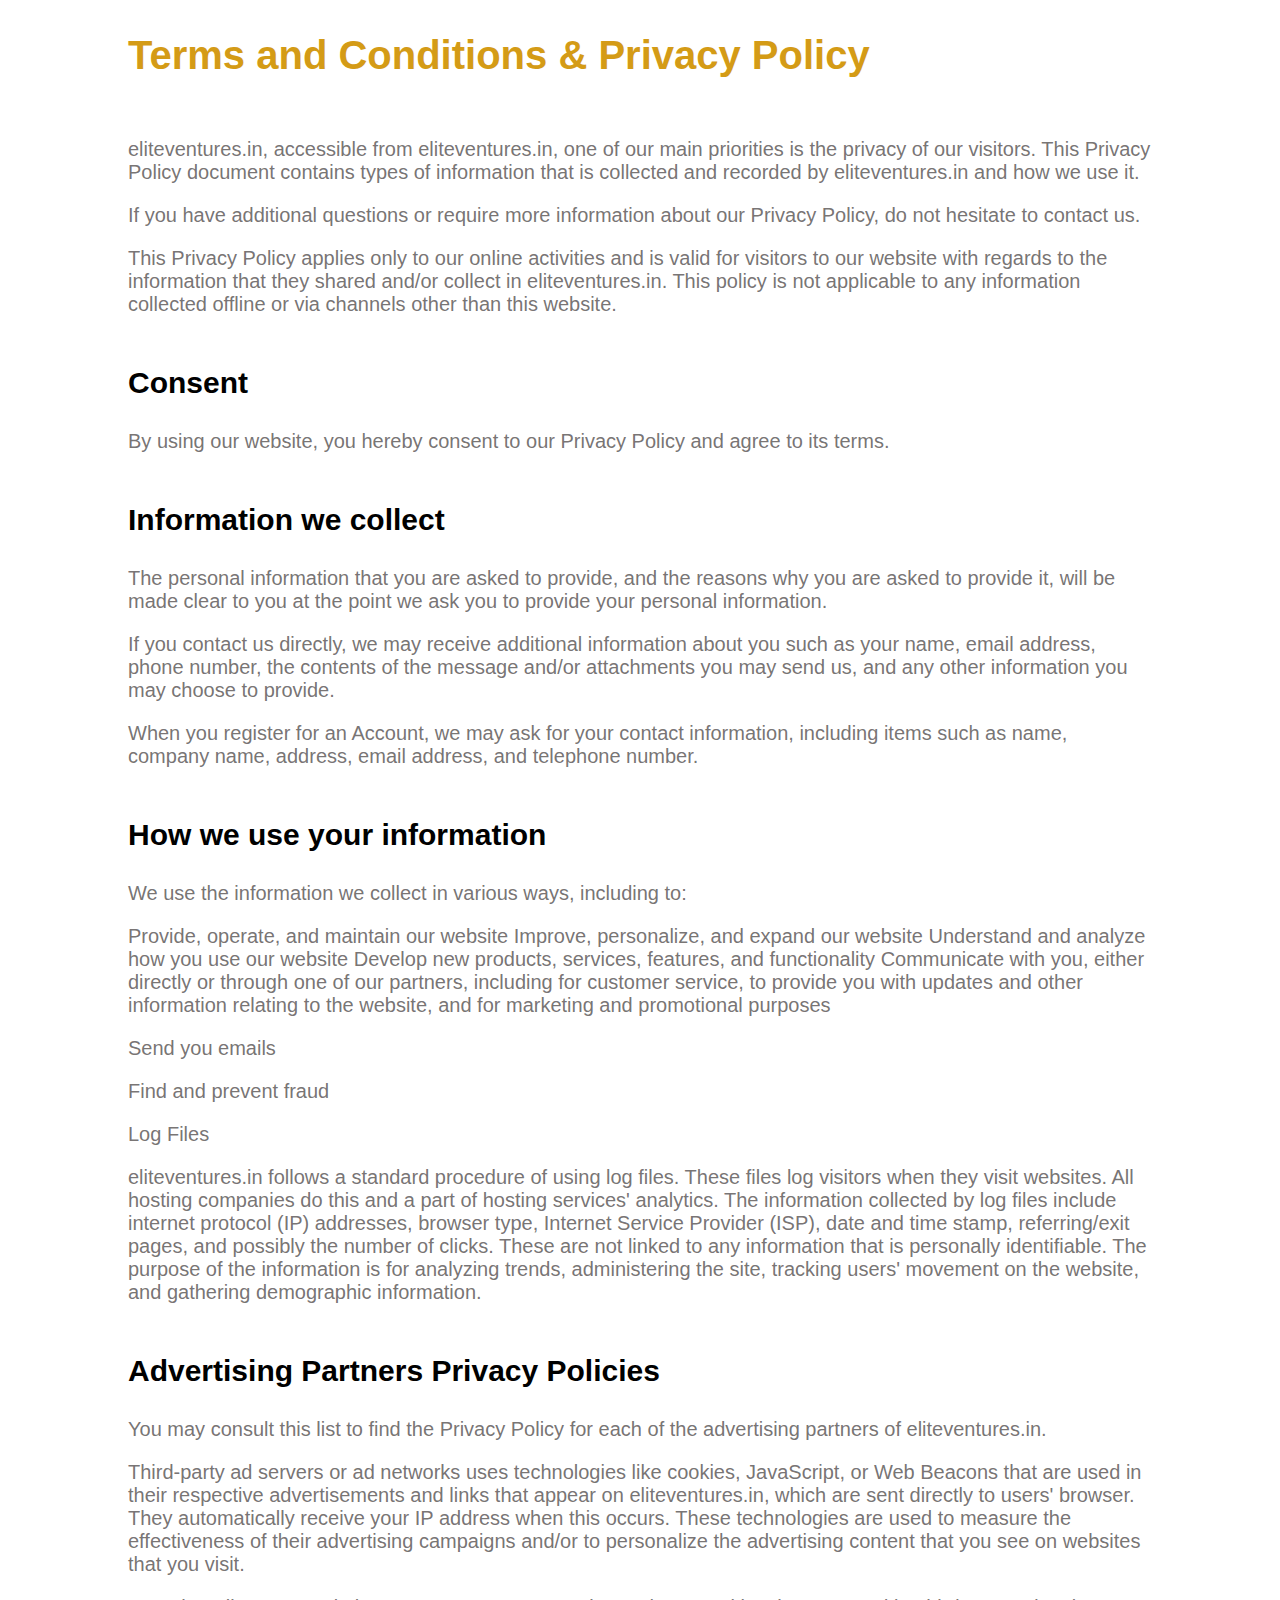
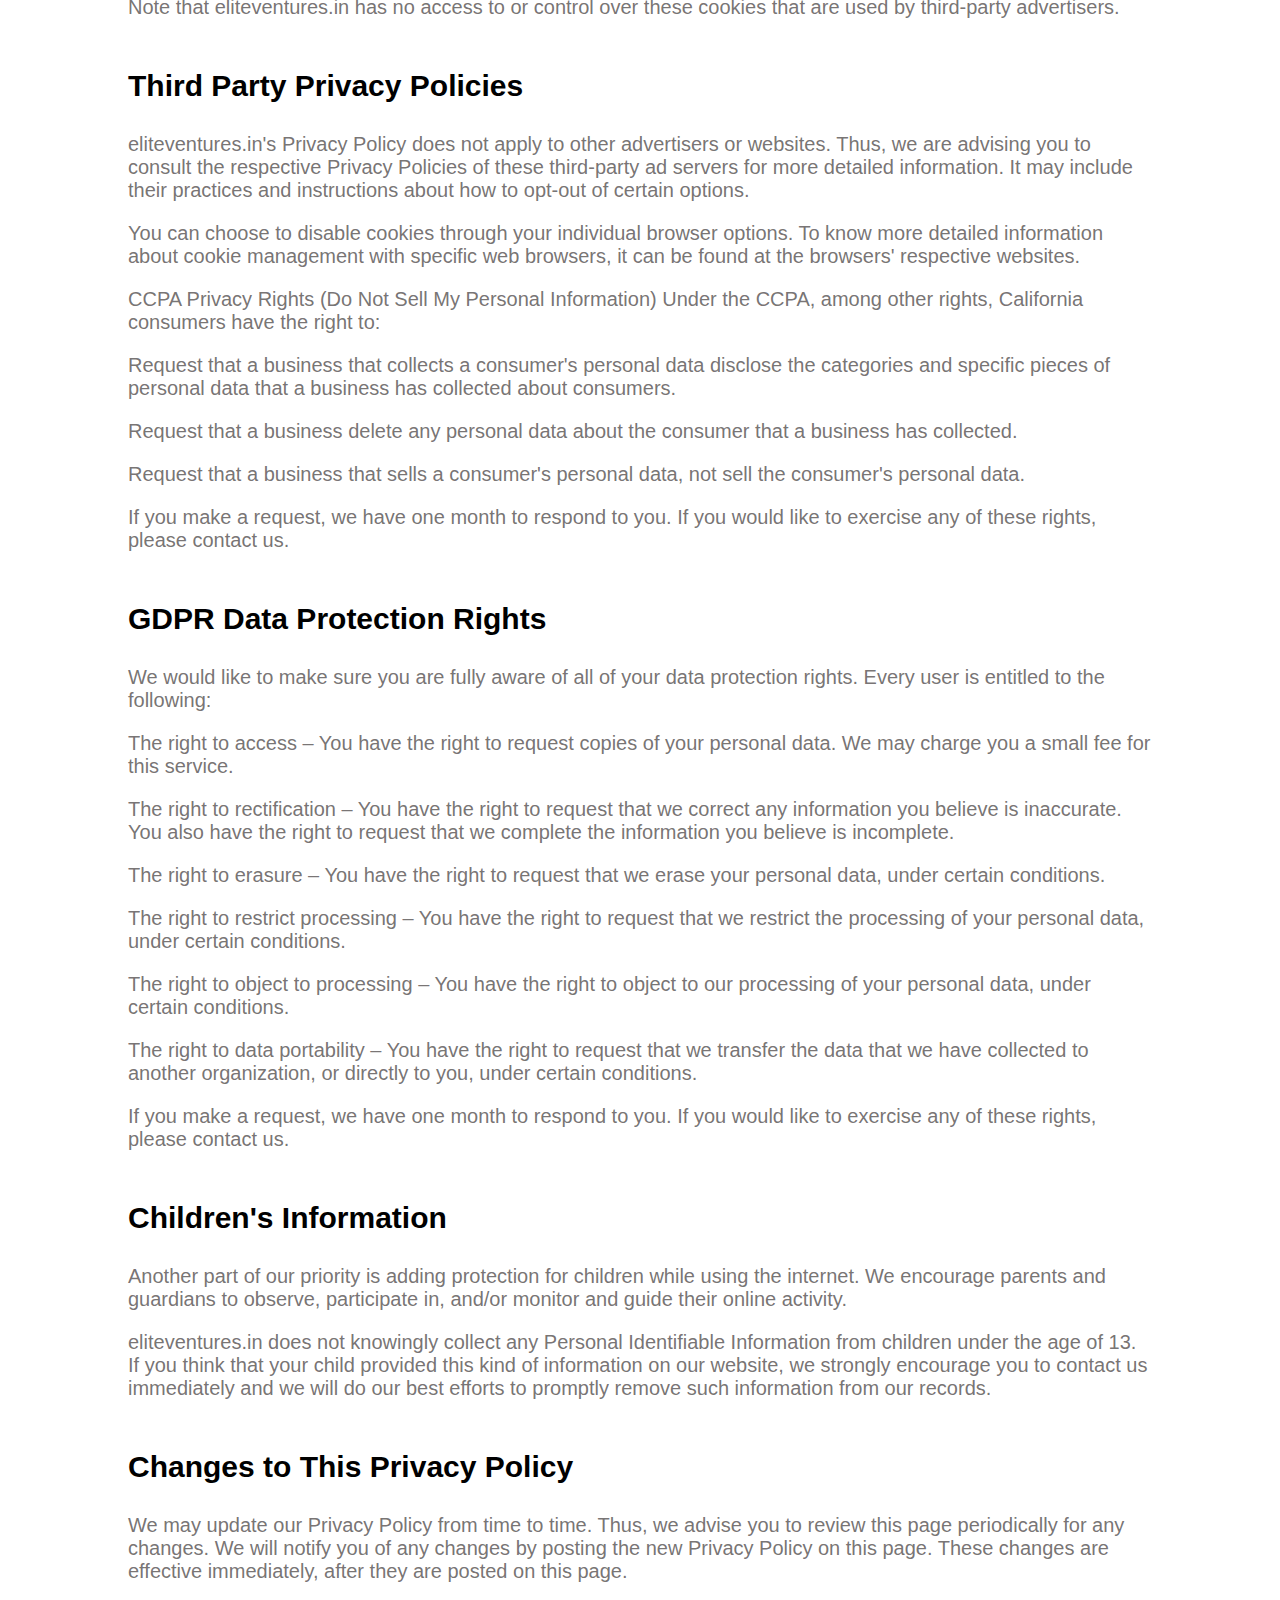
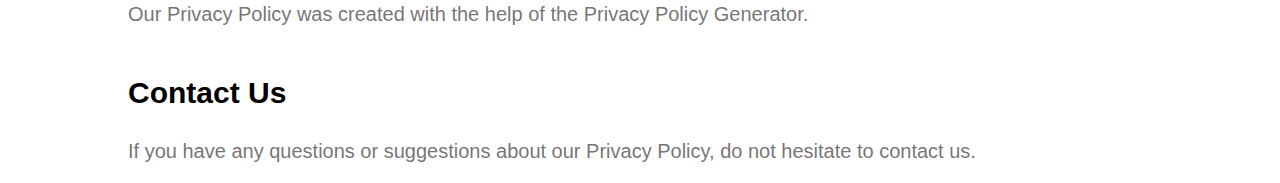
<file: terms-privacy.html>
<!DOCTYPE html>
<html lang="en">
	<head>
		<meta charset="UTF-8" />
		<meta name="viewport" content="width=device-width, initial-scale=1.0" />
		<title>Elite Ventures | Terms and Conditions & Privacy Policy</title>
		<link rel="stylesheet" href="css/terms-privacy.css" />
		<link rel="icon" type="image/png" href="images/logo.png" />
	</head>
	<body>
        <h2>Terms and Conditions & Privacy Policy</h2>
        <p> eliteventures.in, accessible from eliteventures.in, one of our main priorities is the privacy of our visitors. This Privacy Policy document contains types of information that is collected and recorded by eliteventures.in and how we use it.</p>

        <p>If you have additional questions or require more information about our Privacy Policy, do not hesitate to contact us.</p>

        <p>This Privacy Policy applies only to our online activities and is valid for visitors to our website with regards to the information that they shared and/or collect in eliteventures.in. This policy is not applicable to any information collected offline or via channels other than this website.</p>

            <h3>Consent</h3>
            <p>By using our website, you hereby consent to our Privacy Policy and agree to its terms.</p>

            <h3>Information we collect</h3>
            <p>The personal information that you are asked to provide, and the reasons why you are asked to provide it, will be made clear to you at the point we ask you to provide your personal information.</p>

                <p>If you contact us directly, we may receive additional information about you such as your name, email address, phone number, the contents of the message and/or attachments you may send us, and any other information you may choose to provide.</p>

                    <p>When you register for an Account, we may ask for your contact information, including items such as name, company name, address, email address, and telephone number.</p>

                    <h3>How we use your information</h3>
            <p> We use the information we collect in various ways, including to:</p>

                <p> Provide, operate, and maintain our website
            Improve, personalize, and expand our website
            Understand and analyze how you use our website
            Develop new products, services, features, and functionality
            Communicate with you, either directly or through one of our partners, including for customer service, to provide you with updates and other information relating to the website, and for marketing and promotional purposes</p>
            <p>Send you emails</p>
            <p>Find and prevent fraud</p>
            <p>Log Files</p>
        <p>eliteventures.in follows a standard procedure of using log files. These files log visitors when they visit websites. All hosting companies do this and a part of hosting services' analytics. The information collected by log files include internet protocol (IP) addresses, browser type, Internet Service Provider (ISP), date and time stamp, referring/exit pages, and possibly the number of clicks. These are not linked to any information that is personally identifiable. The purpose of the information is for analyzing trends, administering the site, tracking users' movement on the website, and gathering demographic information.</p>

        <h3>Advertising Partners Privacy Policies</h3>
            <p>You may consult this list to find the Privacy Policy for each of the advertising partners of eliteventures.in.</p>

                <p>Third-party ad servers or ad networks uses technologies like cookies, JavaScript, or Web Beacons that are used in their respective advertisements and links that appear on eliteventures.in, which are sent directly to users' browser. They automatically receive your IP address when this occurs. These technologies are used to measure the effectiveness of their advertising campaigns and/or to personalize the advertising content that you see on websites that you visit.</p>

                    <p>Note that eliteventures.in has no access to or control over these cookies that are used by third-party advertisers.</p>

                    <h3>Third Party Privacy Policies</h3>
            <p>eliteventures.in's Privacy Policy does not apply to other advertisers or websites. Thus, we are advising you to consult the respective Privacy Policies of these third-party ad servers for more detailed information. It may include their practices and instructions about how to opt-out of certain options.</p>

                <p>You can choose to disable cookies through your individual browser options. To know more detailed information about cookie management with specific web browsers, it can be found at the browsers' respective websites.</p>

                    <p> CCPA Privacy Rights (Do Not Sell My Personal Information)
            Under the CCPA, among other rights, California consumers have the right to:</p>

            <p>Request that a business that collects a consumer's personal data disclose the categories and specific pieces of personal data that a business has collected about consumers.</p>

                <p>Request that a business delete any personal data about the consumer that a business has collected.</p>

                    <p>Request that a business that sells a consumer's personal data, not sell the consumer's personal data.</p>

                        <p> If you make a request, we have one month to respond to you. If you would like to exercise any of these rights, please contact us.</p>

                        <h3>GDPR Data Protection Rights</h3>
            <p>We would like to make sure you are fully aware of all of your data protection rights. Every user is entitled to the following:</p>

                <p>The right to access – You have the right to request copies of your personal data. We may charge you a small fee for this service.</p>

                    <p>The right to rectification – You have the right to request that we correct any information you believe is inaccurate. You also have the right to request that we complete the information you believe is incomplete.</p>

                        <p>The right to erasure – You have the right to request that we erase your personal data, under certain conditions.</p>

                            <p>The right to restrict processing – You have the right to request that we restrict the processing of your personal data, under certain conditions.</p>

                                <p>The right to object to processing – You have the right to object to our processing of your personal data, under certain conditions.</p>

                                    <p>The right to data portability – You have the right to request that we transfer the data that we have collected to another organization, or directly to you, under certain conditions.</p>

                                        <p>If you make a request, we have one month to respond to you. If you would like to exercise any of these rights, please contact us.</p>

                                        <h3>Children's Information</h3>
            <p> Another part of our priority is adding protection for children while using the internet. We encourage parents and guardians to observe, participate in, and/or monitor and guide their online activity.</p>

                <p>eliteventures.in does not knowingly collect any Personal Identifiable Information from children under the age of 13. If you think that your child provided this kind of information on our website, we strongly encourage you to contact us immediately and we will do our best efforts to promptly remove such information from our records.</p>

            <h3>Changes to This Privacy Policy</h3>
            <p> We may update our Privacy Policy from time to time. Thus, we advise you to review this page periodically for any changes. We will notify you of any changes by posting the new Privacy Policy on this page. These changes are effective immediately, after they are posted on this page.</p>

                <p>Our Privacy Policy was created with the help of the Privacy Policy Generator.</p>

            <h3>Contact Us</h3>
            <p>If you have any questions or suggestions about our Privacy Policy, do not hesitate to contact us.</p>
    </body>
</html>
</file>
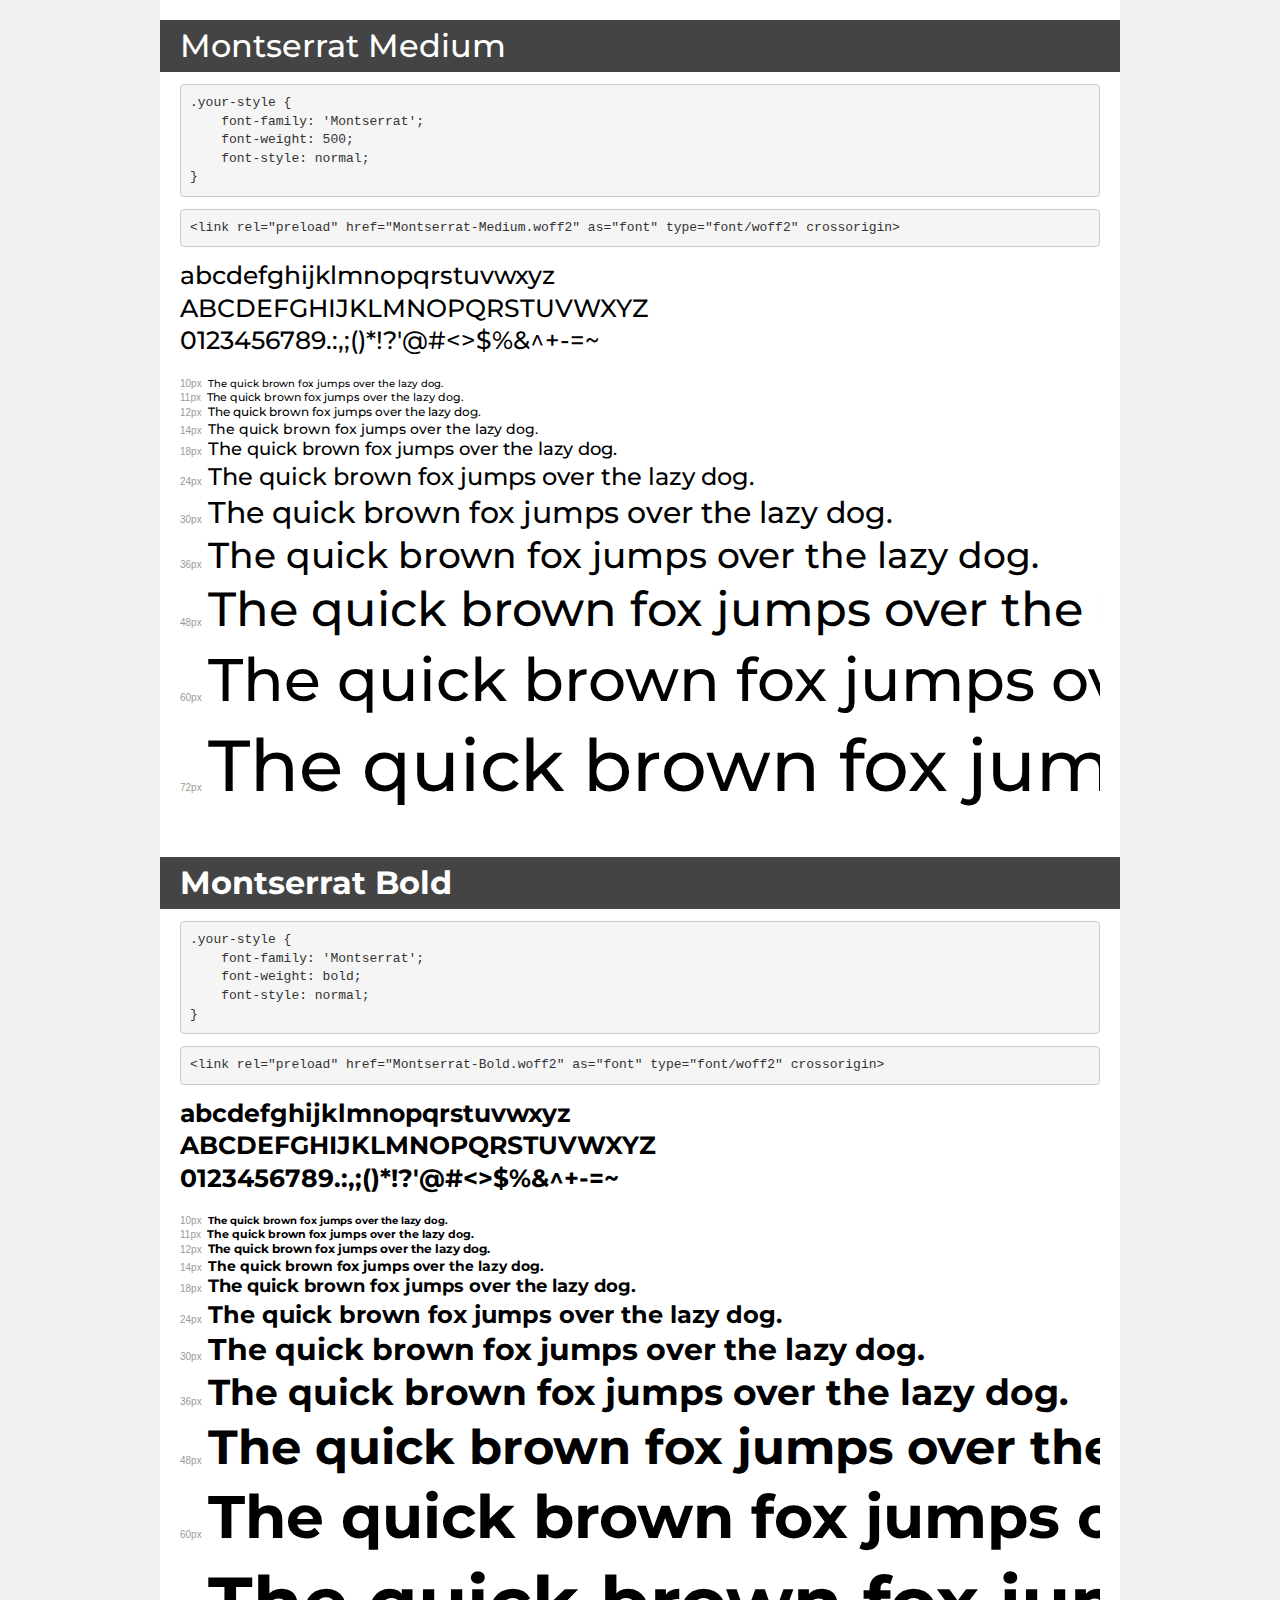
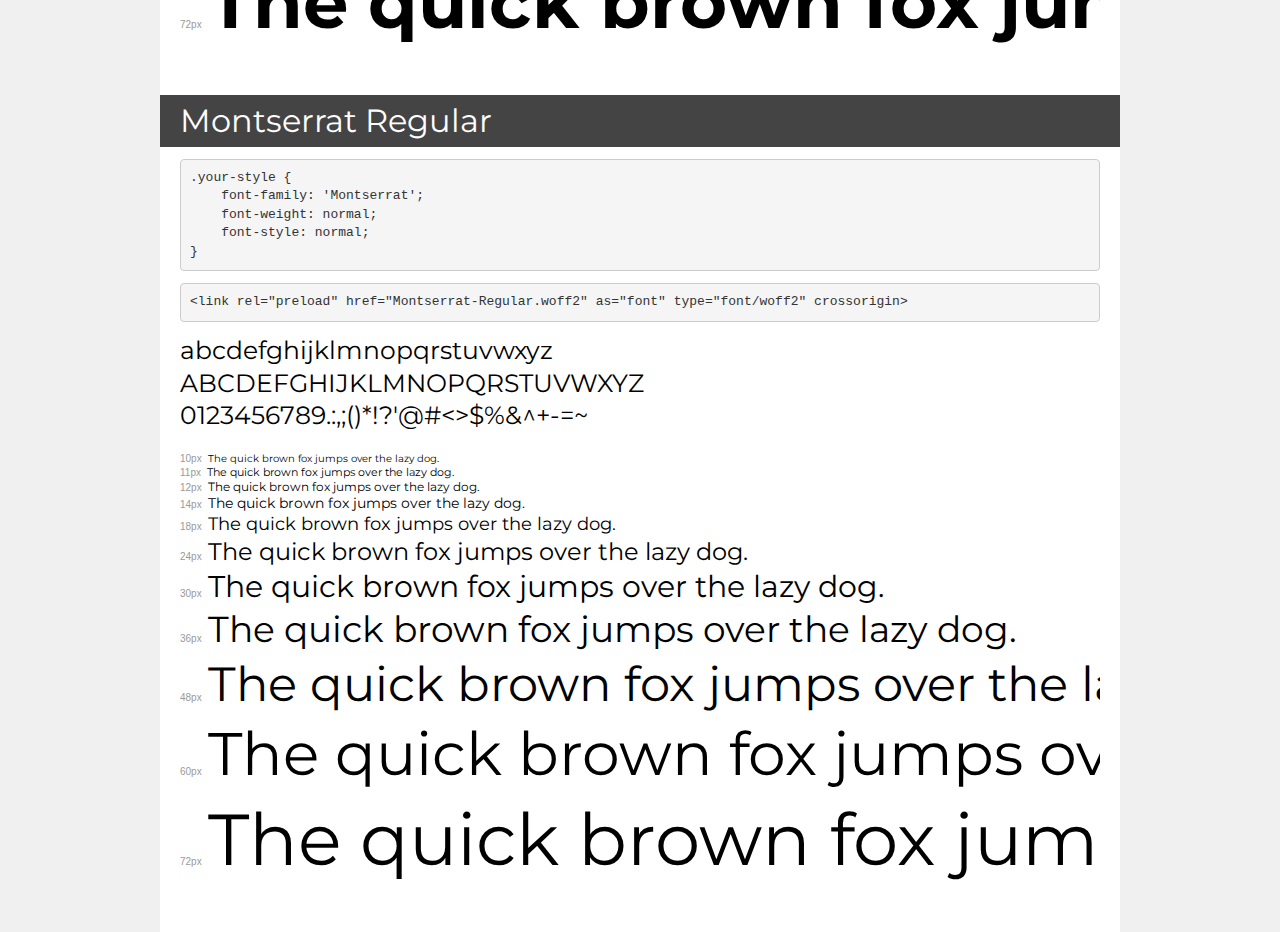
<file: fonts/Montserrat/demo.html>
<!DOCTYPE html>
<html lang="en">
<head>
    <meta charset="utf-8">
    <meta http-equiv="X-UA-Compatible" content="IE=edge">
    <meta name="viewport" content="width=device-width, initial-scale=1">
    <meta name="robots" content="noindex, noarchive">
    <meta name="format-detection" content="telephone=no">
    <title>Transfonter demo</title>
    <link href="stylesheet.css" rel="stylesheet">
    <style>
        /*
        http://meyerweb.com/eric/tools/css/reset/
        v2.0 | 20110126
        License: none (public domain)
        */
        html, body, div, span, applet, object, iframe,
        h1, h2, h3, h4, h5, h6, p, blockquote, pre,
        a, abbr, acronym, address, big, cite, code,
        del, dfn, em, img, ins, kbd, q, s, samp,
        small, strike, strong, sub, sup, tt, var,
        b, u, i, center,
        dl, dt, dd, ol, ul, li,
        fieldset, form, label, legend,
        table, caption, tbody, tfoot, thead, tr, th, td,
        article, aside, canvas, details, embed,
        figure, figcaption, footer, header, hgroup,
        menu, nav, output, ruby, section, summary,
        time, mark, audio, video {
            margin: 0;
            padding: 0;
            border: 0;
            font-size: 100%;
            font: inherit;
            vertical-align: baseline;
        }
        /* HTML5 display-role reset for older browsers */
        article, aside, details, figcaption, figure,
        footer, header, hgroup, menu, nav, section {
            display: block;
        }
        body {
            line-height: 1;
        }
        ol, ul {
            list-style: none;
        }
        blockquote, q {
            quotes: none;
        }
        blockquote:before, blockquote:after,
        q:before, q:after {
            content: '';
            content: none;
        }
        table {
            border-collapse: collapse;
            border-spacing: 0;
        }
        /* demo styles */
        body {
            background: #f0f0f0;
            color: #000;
        }
        .page {
            background: #fff;
            width: 920px;
            margin: 0 auto;
            padding: 20px 20px 0 20px;
            overflow: hidden;
        }
        .font-container {
            overflow-x: auto;
            overflow-y: hidden;
            margin-bottom: 40px;
            line-height: 1.3;
            white-space: nowrap;
            padding-bottom: 5px;
        }
        h1 {
            position: relative;
            background: #444;
            font-size: 32px;
            color: #fff;
            padding: 10px 20px;
            margin: 0 -20px 12px -20px;
        }
        .letters {
            font-size: 25px;
            margin-bottom: 20px;
        }
        .s10:before {
            content: '10px';
        }
        .s11:before {
            content: '11px';
        }
        .s12:before {
            content: '12px';
        }
        .s14:before {
            content: '14px';
        }
        .s18:before {
            content: '18px';
        }
        .s24:before {
            content: '24px';
        }
        .s30:before {
            content: '30px';
        }
        .s36:before {
            content: '36px';
        }
        .s48:before {
            content: '48px';
        }
        .s60:before {
            content: '60px';
        }
        .s72:before {
            content: '72px';
        }
        .s10:before, .s11:before, .s12:before, .s14:before,
        .s18:before, .s24:before, .s30:before, .s36:before,
        .s48:before, .s60:before, .s72:before {
            font-family: Arial, sans-serif;
            font-size: 10px;
            font-weight: normal;
            font-style: normal;
            color: #999;
            padding-right: 6px;
        }
        pre {
            display: block;
            padding: 9px;
            margin: 0 0 12px;
            font-family: Monaco, Menlo, Consolas, "Courier New", monospace;
            font-size: 13px;
            line-height: 1.428571429;
            color: #333;
            font-weight: normal;
            font-style: normal;
            background-color: #f5f5f5;
            border: 1px solid #ccc;
            overflow-x: auto;
            border-radius: 4px;
        }
        /* responsive */
        @media (max-width: 959px) {
            .page {
                width: auto;
                margin: 0;
            }
        }
    </style>
</head>
<body>
<div class="page">
    <div class="demo">
        <h1 style="font-family: 'Montserrat'; font-weight: 500; font-style: normal;">Montserrat Medium</h1>
        <pre title="Usage">.your-style {
    font-family: 'Montserrat';
    font-weight: 500;
    font-style: normal;
}</pre>
        <pre title="Preload (optional)">
&lt;link rel=&quot;preload&quot; href=&quot;Montserrat-Medium.woff2&quot; as=&quot;font&quot; type=&quot;font/woff2&quot; crossorigin&gt;</pre>
        <div class="font-container" style="font-family: 'Montserrat'; font-weight: 500; font-style: normal;">
            <p class="letters">
                abcdefghijklmnopqrstuvwxyz<br>
ABCDEFGHIJKLMNOPQRSTUVWXYZ<br>
                0123456789.:,;()*!?'@#&lt;&gt;$%&^+-=~
            </p>
            <p class="s10" style="font-size: 10px;">The quick brown fox jumps over the lazy dog.</p>
            <p class="s11" style="font-size: 11px;">The quick brown fox jumps over the lazy dog.</p>
            <p class="s12" style="font-size: 12px;">The quick brown fox jumps over the lazy dog.</p>
            <p class="s14" style="font-size: 14px;">The quick brown fox jumps over the lazy dog.</p>
            <p class="s18" style="font-size: 18px;">The quick brown fox jumps over the lazy dog.</p>
            <p class="s24" style="font-size: 24px;">The quick brown fox jumps over the lazy dog.</p>
            <p class="s30" style="font-size: 30px;">The quick brown fox jumps over the lazy dog.</p>
            <p class="s36" style="font-size: 36px;">The quick brown fox jumps over the lazy dog.</p>
            <p class="s48" style="font-size: 48px;">The quick brown fox jumps over the lazy dog.</p>
            <p class="s60" style="font-size: 60px;">The quick brown fox jumps over the lazy dog.</p>
            <p class="s72" style="font-size: 72px;">The quick brown fox jumps over the lazy dog.</p>
        </div>
    </div>

    <div class="demo">
        <h1 style="font-family: 'Montserrat'; font-weight: bold; font-style: normal;">Montserrat Bold</h1>
        <pre title="Usage">.your-style {
    font-family: 'Montserrat';
    font-weight: bold;
    font-style: normal;
}</pre>
        <pre title="Preload (optional)">
&lt;link rel=&quot;preload&quot; href=&quot;Montserrat-Bold.woff2&quot; as=&quot;font&quot; type=&quot;font/woff2&quot; crossorigin&gt;</pre>
        <div class="font-container" style="font-family: 'Montserrat'; font-weight: bold; font-style: normal;">
            <p class="letters">
                abcdefghijklmnopqrstuvwxyz<br>
ABCDEFGHIJKLMNOPQRSTUVWXYZ<br>
                0123456789.:,;()*!?'@#&lt;&gt;$%&^+-=~
            </p>
            <p class="s10" style="font-size: 10px;">The quick brown fox jumps over the lazy dog.</p>
            <p class="s11" style="font-size: 11px;">The quick brown fox jumps over the lazy dog.</p>
            <p class="s12" style="font-size: 12px;">The quick brown fox jumps over the lazy dog.</p>
            <p class="s14" style="font-size: 14px;">The quick brown fox jumps over the lazy dog.</p>
            <p class="s18" style="font-size: 18px;">The quick brown fox jumps over the lazy dog.</p>
            <p class="s24" style="font-size: 24px;">The quick brown fox jumps over the lazy dog.</p>
            <p class="s30" style="font-size: 30px;">The quick brown fox jumps over the lazy dog.</p>
            <p class="s36" style="font-size: 36px;">The quick brown fox jumps over the lazy dog.</p>
            <p class="s48" style="font-size: 48px;">The quick brown fox jumps over the lazy dog.</p>
            <p class="s60" style="font-size: 60px;">The quick brown fox jumps over the lazy dog.</p>
            <p class="s72" style="font-size: 72px;">The quick brown fox jumps over the lazy dog.</p>
        </div>
    </div>

    <div class="demo">
        <h1 style="font-family: 'Montserrat'; font-weight: normal; font-style: normal;">Montserrat Regular</h1>
        <pre title="Usage">.your-style {
    font-family: 'Montserrat';
    font-weight: normal;
    font-style: normal;
}</pre>
        <pre title="Preload (optional)">
&lt;link rel=&quot;preload&quot; href=&quot;Montserrat-Regular.woff2&quot; as=&quot;font&quot; type=&quot;font/woff2&quot; crossorigin&gt;</pre>
        <div class="font-container" style="font-family: 'Montserrat'; font-weight: normal; font-style: normal;">
            <p class="letters">
                abcdefghijklmnopqrstuvwxyz<br>
ABCDEFGHIJKLMNOPQRSTUVWXYZ<br>
                0123456789.:,;()*!?'@#&lt;&gt;$%&^+-=~
            </p>
            <p class="s10" style="font-size: 10px;">The quick brown fox jumps over the lazy dog.</p>
            <p class="s11" style="font-size: 11px;">The quick brown fox jumps over the lazy dog.</p>
            <p class="s12" style="font-size: 12px;">The quick brown fox jumps over the lazy dog.</p>
            <p class="s14" style="font-size: 14px;">The quick brown fox jumps over the lazy dog.</p>
            <p class="s18" style="font-size: 18px;">The quick brown fox jumps over the lazy dog.</p>
            <p class="s24" style="font-size: 24px;">The quick brown fox jumps over the lazy dog.</p>
            <p class="s30" style="font-size: 30px;">The quick brown fox jumps over the lazy dog.</p>
            <p class="s36" style="font-size: 36px;">The quick brown fox jumps over the lazy dog.</p>
            <p class="s48" style="font-size: 48px;">The quick brown fox jumps over the lazy dog.</p>
            <p class="s60" style="font-size: 60px;">The quick brown fox jumps over the lazy dog.</p>
            <p class="s72" style="font-size: 72px;">The quick brown fox jumps over the lazy dog.</p>
        </div>
    </div>

</div>
</body>
</html>
</file>
<file: css/terms-privacy.css>
body {
    width: 80%;
    margin: 0 auto;
}
h2 {
    font-size: 40px;
    font-family: Arial, Helvetica, sans-serif;
    font-weight: bold;
    margin-bottom: 60px;
    color: hsl(42, 81%, 46%);
}
p {
    font-family: Arial, Helvetica, sans-serif;
    font-size: 20px;
    color: #544f4fcd;
}
h3 {
    font-size: 30px;
    font-family: Arial, Helvetica, sans-serif;
    margin-top: 50px;
}
</file>
<file: fonts/Montserrat/stylesheet.css>
@font-face {
    font-family: 'Montserrat';
    src: url('Montserrat-Medium.woff2') format('woff2'),
        url('Montserrat-Medium.woff') format('woff');
    font-weight: 500;
    font-style: normal;
    font-display: swap;
}

@font-face {
    font-family: 'Montserrat';
    src: url('Montserrat-Bold.woff2') format('woff2'),
        url('Montserrat-Bold.woff') format('woff');
    font-weight: bold;
    font-style: normal;
    font-display: swap;
}

@font-face {
    font-family: 'Montserrat';
    src: url('Montserrat-Regular.woff2') format('woff2'),
        url('Montserrat-Regular.woff') format('woff');
    font-weight: normal;
    font-style: normal;
    font-display: swap;
}
</file>
